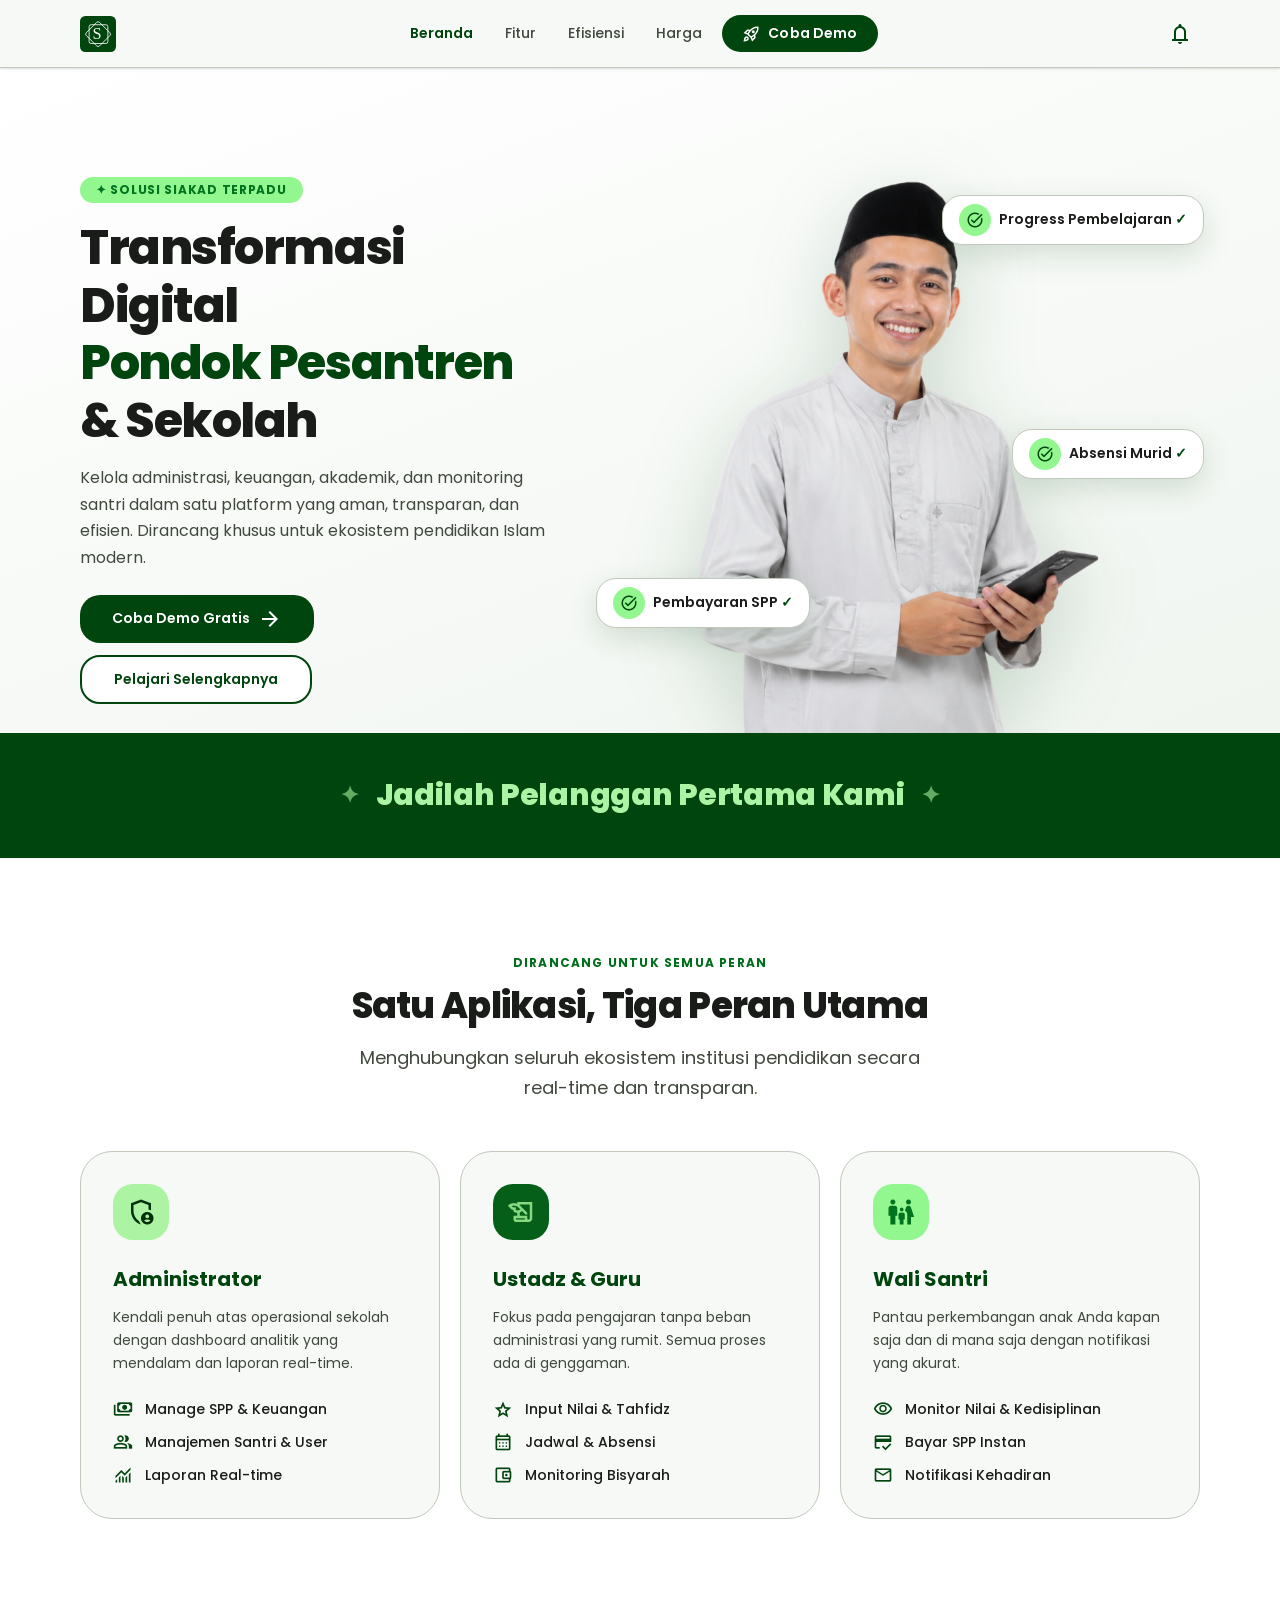
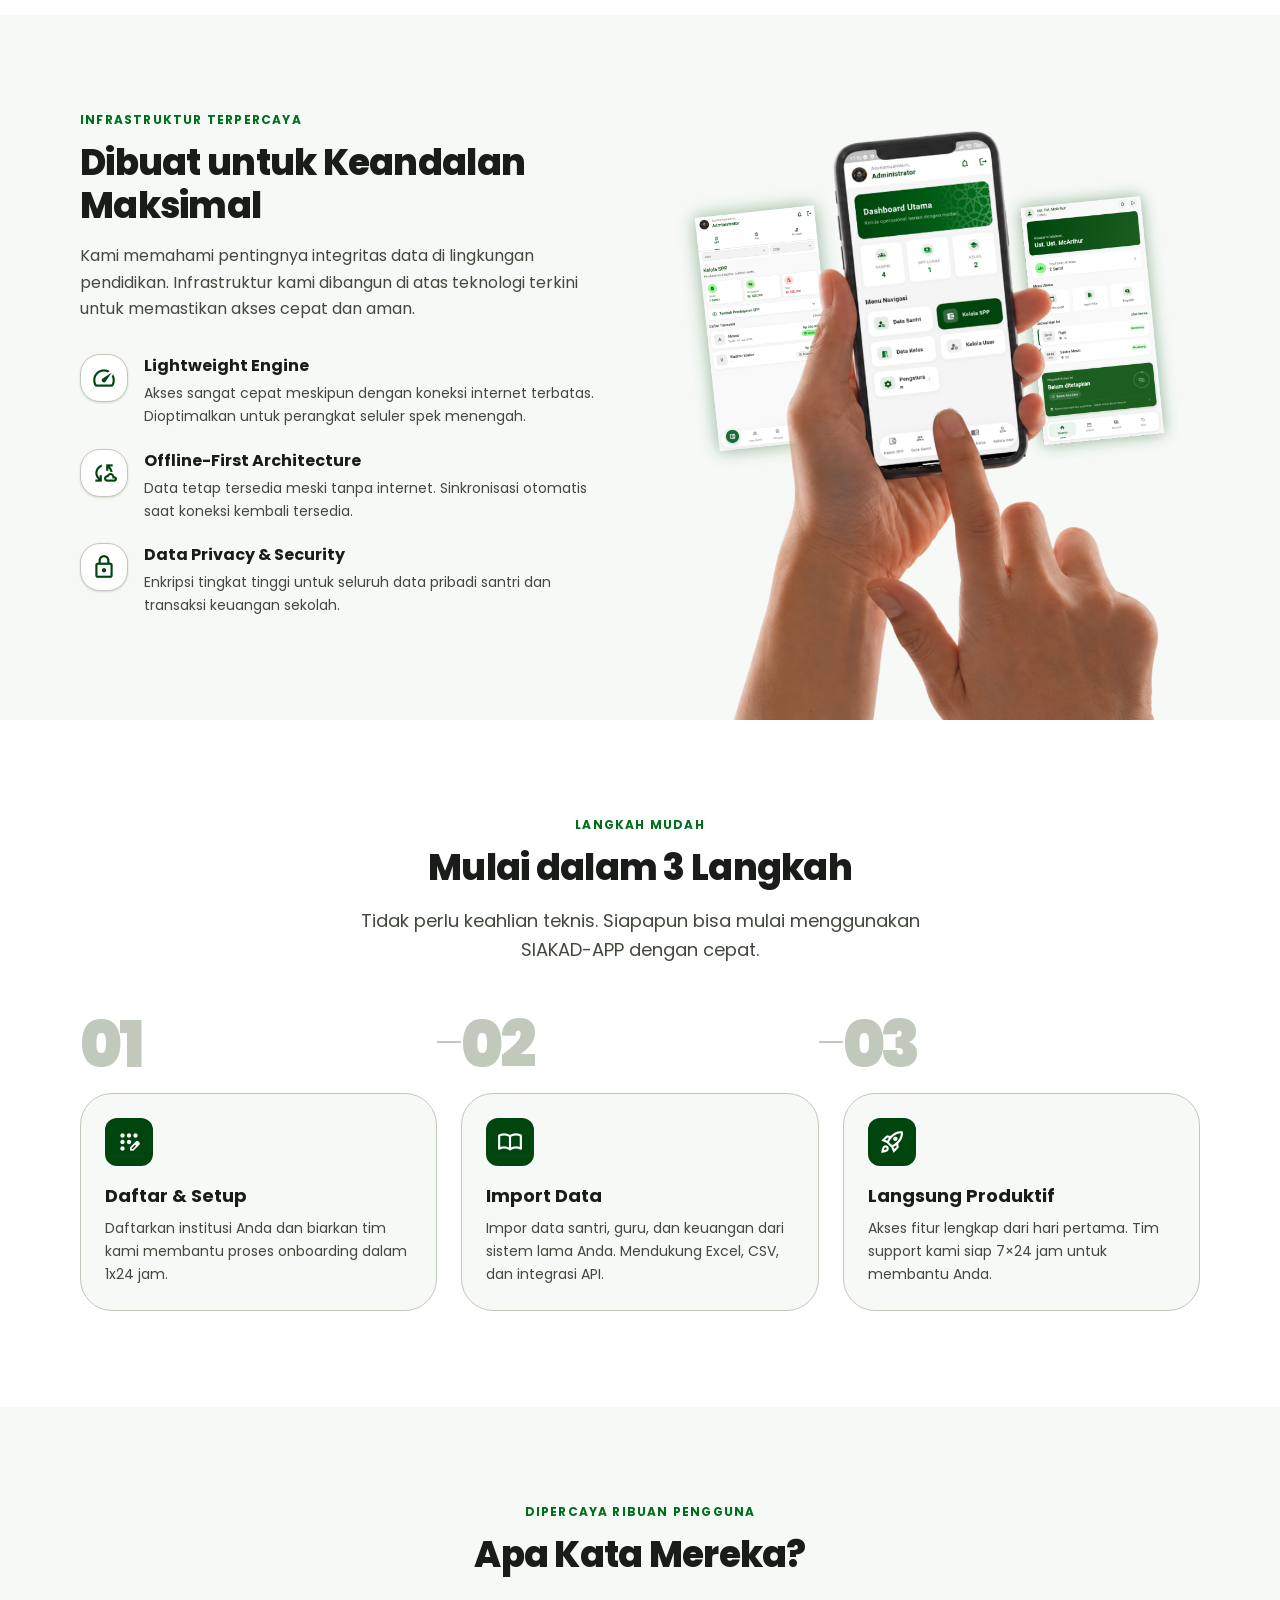
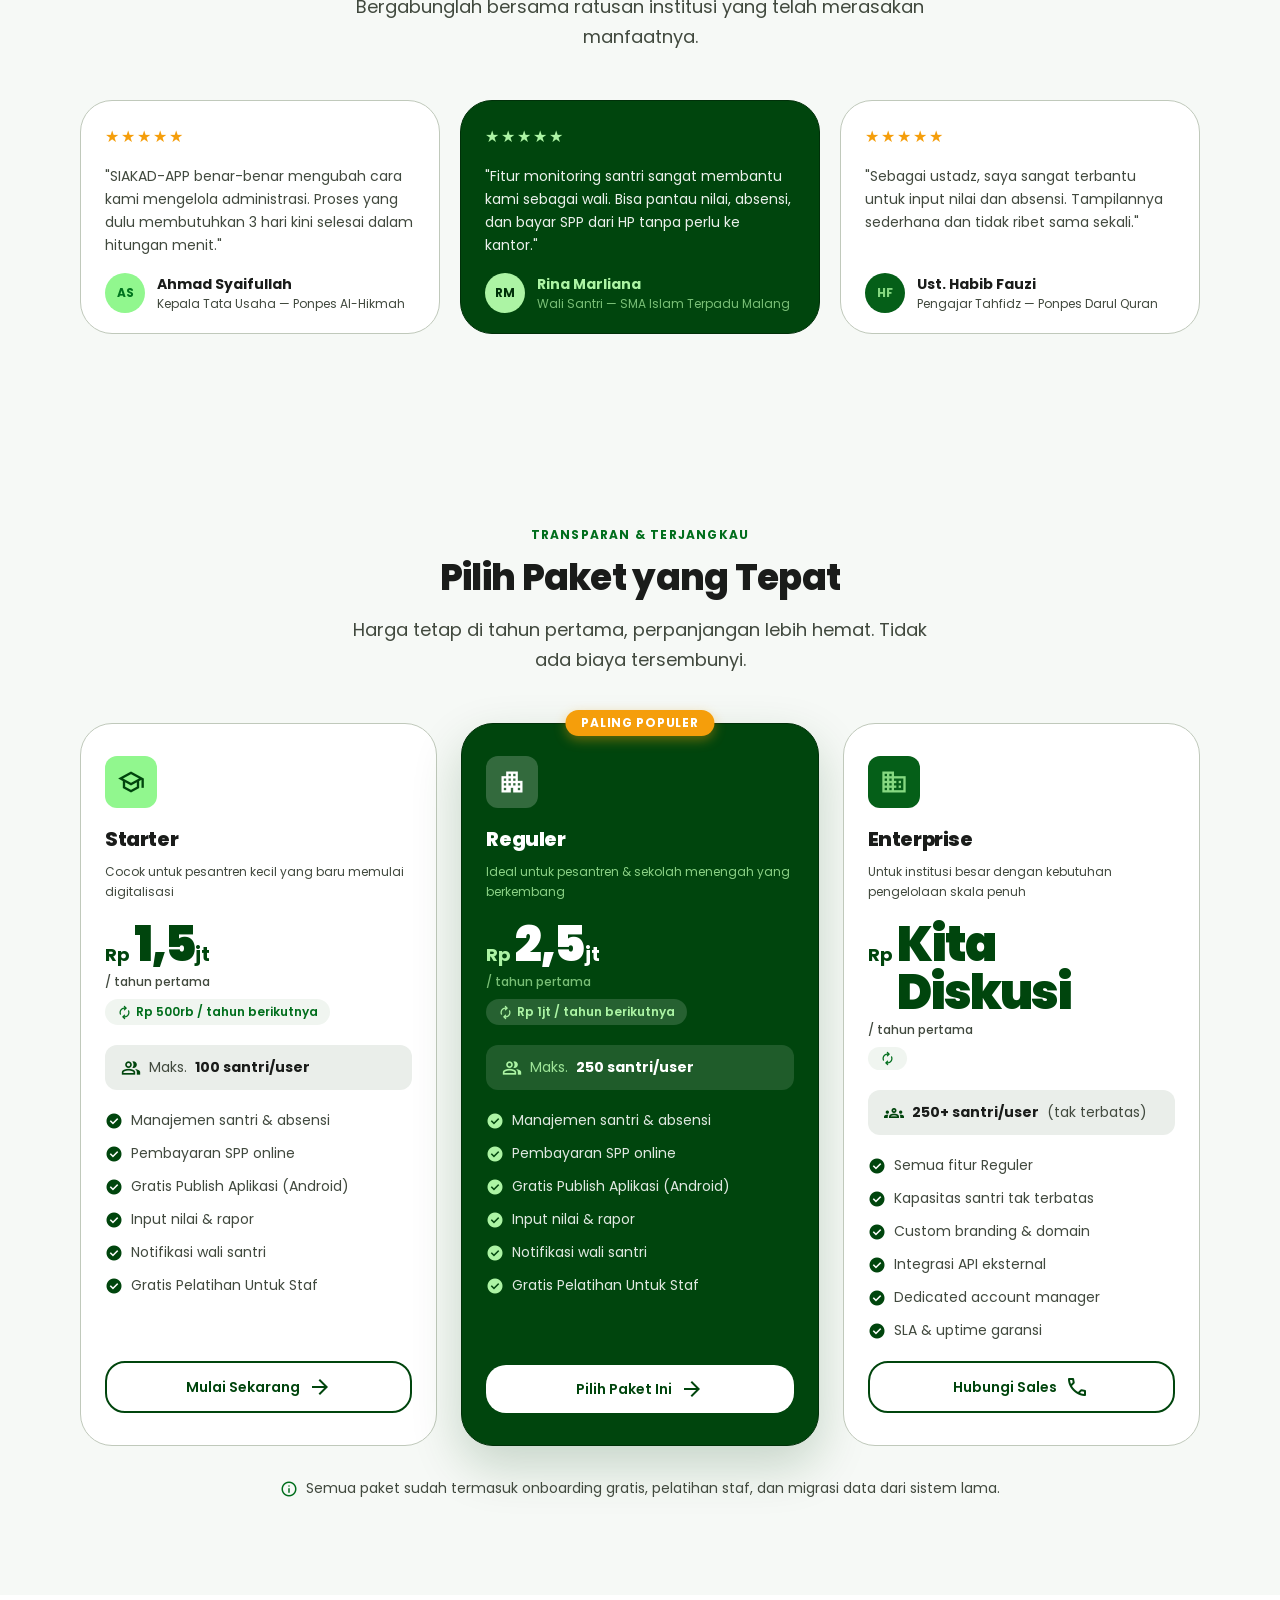
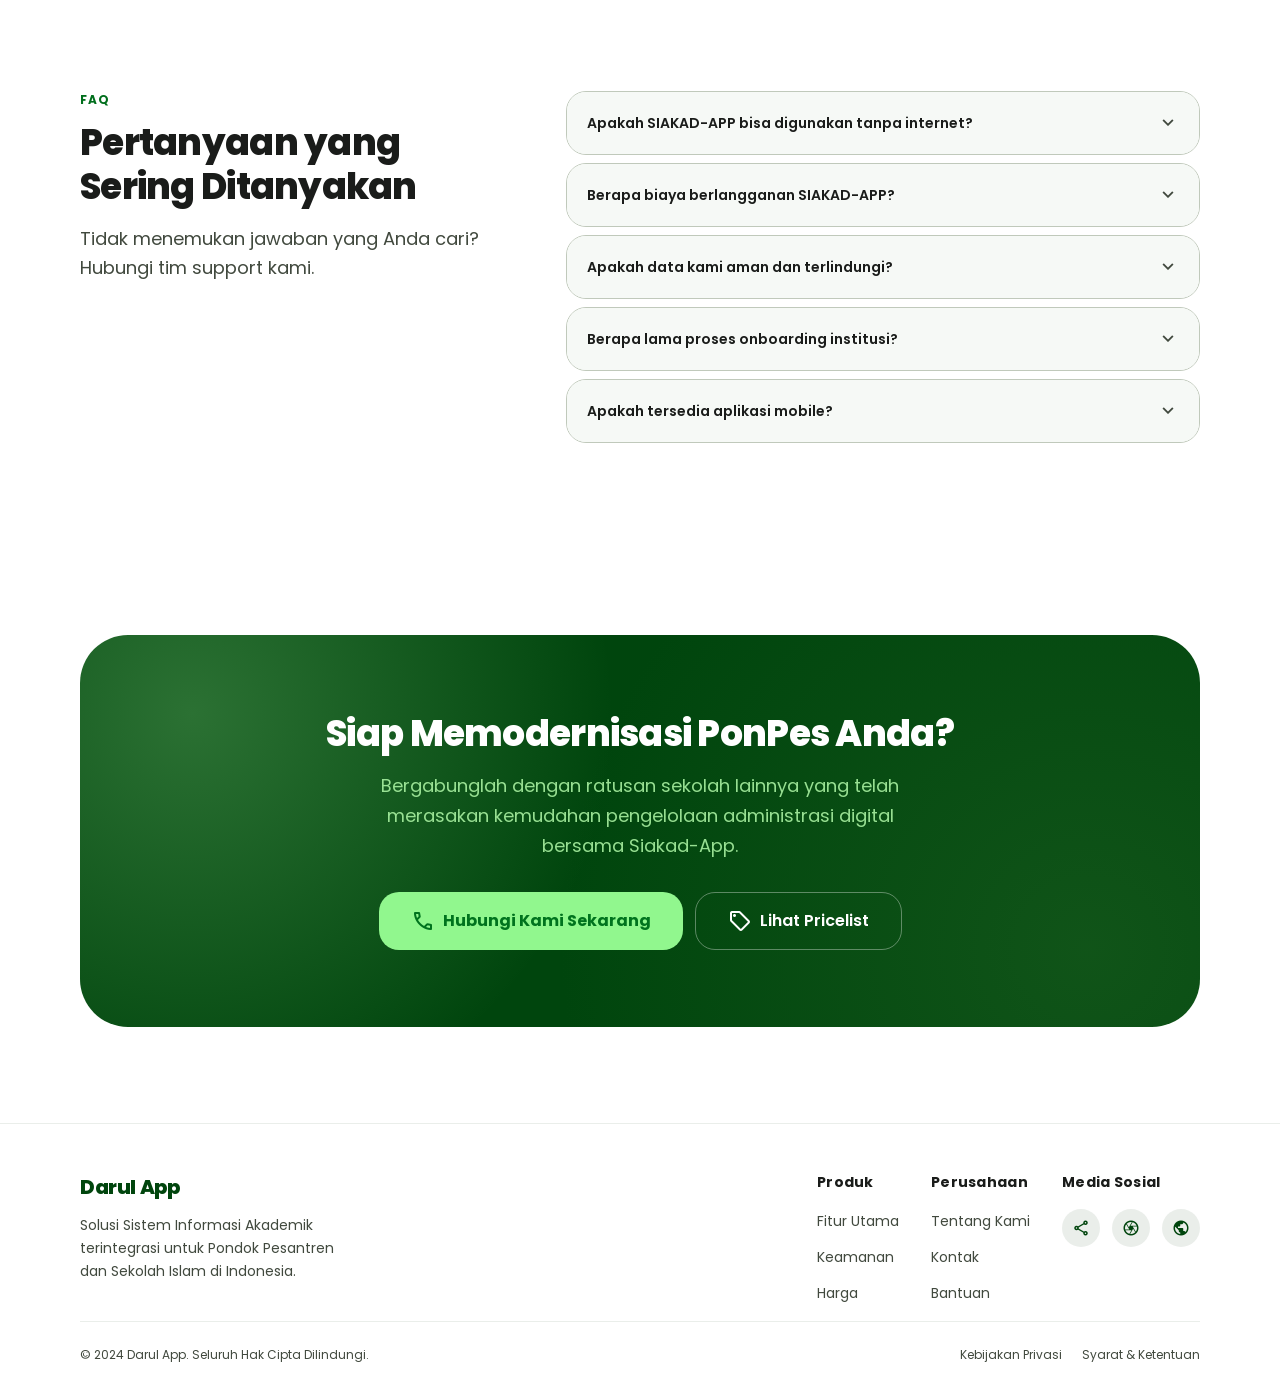
<file: index.html>
<!DOCTYPE html>
<html lang="id">
<head>
<meta charset="utf-8">
<meta name="viewport" content="width=device-width, initial-scale=1.0">
<title>SIAKAD-APP — Transformasi Digital Pondok Pesantren</title>
<link href="https://fonts.googleapis.com/css2?family=Poppins:wght@300;400;500;600;700;800;900&display=swap" rel="stylesheet">
<link href="https://fonts.googleapis.com/css2?family=Material+Symbols+Outlined:wght,FILL@100..700,0..1&display=swap" rel="stylesheet">
<link rel="stylesheet" href="style.css">
<link rel="icon" type="image/svg+xml" href="assets/logo-siakad.svg">
</head>
<body>

<!-- =========================================
     HEADER
     ========================================= -->
<header class="header">
  <div class="container header__inner">

    <a href="#" class="header__logo">
      <img src="assets/logo-siakad.svg" alt="SIAKAD-APP Logo" class="header__logo-img">
    </a>

    <nav class="header__nav" aria-label="Navigasi Utama">
      <a href="#"         class="nav-link nav-link--active">Beranda</a>
      <a href="#features" class="nav-link">Fitur</a>
      <a href="#efficiency" class="nav-link">Efisiensi</a>
      <a href="#pricing" class="nav-link">Harga</a>
      <a href="#" class="btn-demo">
        <span class="material-symbols-outlined" style="font-size:18px">rocket_launch</span>
        Coba Demo
      </a>
    </nav>

    <div class="header__actions">
      <button class="icon-btn" aria-label="Notifikasi">
        <span class="material-symbols-outlined">notifications</span>
      </button>
      <button class="icon-btn hamburger" id="menuToggle" aria-label="Buka menu" aria-expanded="false">
        <span class="material-symbols-outlined" id="menuIcon">menu</span>
      </button>
    </div>

  </div>
</header>

<!-- Mobile Menu -->
<nav class="mobile-menu" id="mobileMenu" aria-label="Menu Mobile">
  <a href="#"          class="nav-link nav-link--active">Beranda</a>
  <a href="#features"  class="nav-link">Fitur</a>
  <a href="#efficiency" class="nav-link">Efisiensi</a>
  <a href="#pricing" class="nav-link">Harga</a>
  <a href="#" class="btn-demo">
    <span class="material-symbols-outlined">rocket_launch</span>
    Coba Demo Gratis
  </a>
</nav>

<main>

<!-- =========================================
     HERO
     ========================================= -->
<section class="hero">
  <div class="container hero__inner">

    <div class="hero__content">
      <span class="badge">✦ Solusi SIAKAD Terpadu</span>

      <h1 class="hero__title">
        Transformasi Digital<br>
        <em>Pondok Pesantren</em><br>
        &amp; Sekolah
      </h1>

      <p class="hero__desc">
        Kelola administrasi, keuangan, akademik, dan monitoring santri dalam satu platform yang aman, transparan, dan efisien. Dirancang khusus untuk ekosistem pendidikan Islam modern.
      </p>

      <div class="hero__cta">
        <a href="https://github.com/rynonymous02/siakad-app/releases/download/siakad/app-release.apk" class="btn-primary">
          Coba Demo Gratis
          <span class="material-symbols-outlined">arrow_forward</span>
        </a>
        <a href="#features" class="btn-outline">
          Pelajari Selengkapnya
        </a>
      </div>
    </div>

    <div class="hero__visual">
      <div class="hero__model-wrap">
        <img
          src="assets/model01.webp"
          alt="Santri menggunakan SIAKAD-APP"
          class="hero__model"
          loading="eager"
        >

        <div class="hero__badge hero__badge--1">
          <div class="hero__badge-icon">
            <span class="material-symbols-outlined" style="font-size:18px;color:var(--clr-primary)">task_alt</span>
          </div>
          <span class="hero__badge-text">Progress Pembelajaran <span class="hero__badge-check">✓</span></span>
        </div>

        <div class="hero__badge hero__badge--2">
          <div class="hero__badge-icon">
            <span class="material-symbols-outlined" style="font-size:18px;color:var(--clr-primary)">task_alt</span>
          </div>
          <span class="hero__badge-text">Absensi Murid <span class="hero__badge-check">✓</span></span>
        </div>

        <div class="hero__badge hero__badge--3">
          <div class="hero__badge-icon">
            <span class="material-symbols-outlined" style="font-size:18px;color:var(--clr-primary)">task_alt</span>
          </div>
          <span class="hero__badge-text">Pembayaran SPP <span class="hero__badge-check">✓</span></span>
        </div>
      </div>
    </div>

  </div>
</section>

<!-- =========================================
     STATS BAR
     ========================================= -->
<section class="statsbar">
  <div class="container">
    <div class="statsbar__inner statsbar__inner--single">
      <div class="statsbar__cta-text reveal">
        <span class="statsbar__cta-icon">✦</span>
        <span class="statsbar__cta-label">Jadilah Pelanggan Pertama Kami</span>
        <span class="statsbar__cta-icon">✦</span>
      </div>
    </div>
  </div>
</section>

<!-- =========================================
     FEATURES
     ========================================= -->
<section class="features" id="features">
  <div class="container">

    <div class="section-header reveal">
      <p class="section-eyebrow">Dirancang untuk Semua Peran</p>
      <h2 class="section-title">Satu Aplikasi, Tiga Peran Utama</h2>
      <p class="section-desc">Menghubungkan seluruh ekosistem institusi pendidikan secara real-time dan transparan.</p>
    </div>

    <div class="features__grid">

      <!-- Administrator -->
      <div class="feature-card reveal">
        <div class="feature-card__icon feature-card__icon--admin">
          <span class="material-symbols-outlined">admin_panel_settings</span>
        </div>
        <h3 class="feature-card__title">Administrator</h3>
        <p class="feature-card__desc">Kendali penuh atas operasional sekolah dengan dashboard analitik yang mendalam dan laporan real-time.</p>
        <ul class="feature-list">
          <li class="feature-list__item">
            <span class="material-symbols-outlined">payments</span>
            Manage SPP &amp; Keuangan
          </li>
          <li class="feature-list__item">
            <span class="material-symbols-outlined">group</span>
            Manajemen Santri &amp; User
          </li>
          <li class="feature-list__item">
            <span class="material-symbols-outlined">monitoring</span>
            Laporan Real-time
          </li>
        </ul>
      </div>

      <!-- Ustadz -->
      <div class="feature-card reveal reveal-delay-1">
        <div class="feature-card__icon feature-card__icon--ustadz">
          <span class="material-symbols-outlined">history_edu</span>
        </div>
        <h3 class="feature-card__title">Ustadz &amp; Guru</h3>
        <p class="feature-card__desc">Fokus pada pengajaran tanpa beban administrasi yang rumit. Semua proses ada di genggaman.</p>
        <ul class="feature-list">
          <li class="feature-list__item">
            <span class="material-symbols-outlined">grade</span>
            Input Nilai &amp; Tahfidz
          </li>
          <li class="feature-list__item">
            <span class="material-symbols-outlined">calendar_month</span>
            Jadwal &amp; Absensi
          </li>
          <li class="feature-list__item">
            <span class="material-symbols-outlined">account_balance_wallet</span>
            Monitoring Bisyarah
          </li>
        </ul>
      </div>

      <!-- Wali Santri -->
      <div class="feature-card reveal reveal-delay-2">
        <div class="feature-card__icon feature-card__icon--wali">
          <span class="material-symbols-outlined">family_restroom</span>
        </div>
        <h3 class="feature-card__title">Wali Santri</h3>
        <p class="feature-card__desc">Pantau perkembangan anak Anda kapan saja dan di mana saja dengan notifikasi yang akurat.</p>
        <ul class="feature-list">
          <li class="feature-list__item">
            <span class="material-symbols-outlined">visibility</span>
            Monitor Nilai &amp; Kedisiplinan
          </li>
          <li class="feature-list__item">
            <span class="material-symbols-outlined">credit_score</span>
            Bayar SPP Instan
          </li>
          <li class="feature-list__item">
            <span class="material-symbols-outlined">mail</span>
            Notifikasi Kehadiran
          </li>
        </ul>
      </div>

    </div>
  </div>
</section>

<!-- =========================================
     EFFICIENCY
     ========================================= -->
<section class="efficiency" id="efficiency">
  <div class="container">
    <div class="efficiency__inner">

      <!-- Left: text -->
      <div class="reveal">
        <p class="section-eyebrow" style="text-align:left">Infrastruktur Terpercaya</p>
        <h2 class="efficiency__title">Dibuat untuk Keandalan Maksimal</h2>
        <p class="efficiency__desc">Kami memahami pentingnya integritas data di lingkungan pendidikan. Infrastruktur kami dibangun di atas teknologi terkini untuk memastikan akses cepat dan aman.</p>

        <div class="efficiency__feats">
          <div class="efficiency__feat">
            <div class="efficiency__feat-icon">
              <span class="material-symbols-outlined">speed</span>
            </div>
            <div>
              <h4 class="efficiency__feat-title">Lightweight Engine</h4>
              <p class="efficiency__feat-desc">Akses sangat cepat meskipun dengan koneksi internet terbatas. Dioptimalkan untuk perangkat seluler spek menengah.</p>
            </div>
          </div>

          <div class="efficiency__feat">
            <div class="efficiency__feat-icon">
              <span class="material-symbols-outlined">cloud_sync</span>
            </div>
            <div>
              <h4 class="efficiency__feat-title">Offline-First Architecture</h4>
              <p class="efficiency__feat-desc">Data tetap tersedia meski tanpa internet. Sinkronisasi otomatis saat koneksi kembali tersedia.</p>
            </div>
          </div>

          <div class="efficiency__feat">
            <div class="efficiency__feat-icon">
              <span class="material-symbols-outlined">lock</span>
            </div>
            <div>
              <h4 class="efficiency__feat-title">Data Privacy &amp; Security</h4>
              <p class="efficiency__feat-desc">Enkripsi tingkat tinggi untuk seluruh data pribadi santri dan transaksi keuangan sekolah.</p>
            </div>
          </div>
        </div>
      </div>

      <!-- Right: model image -->
      <div class="efficiency__model-wrap reveal reveal-delay-1">
        <img
          src="assets/model02.webp"
          alt="Tampilan aplikasi SIAKAD-APP"
          class="efficiency__model-img"
          loading="lazy"
        >
      </div>

    </div>
  </div>
</section>

<!-- =========================================
     HOW IT WORKS
     ========================================= -->
<section class="howitworks">
  <div class="container">
    <div class="section-header reveal">
      <p class="section-eyebrow">Langkah Mudah</p>
      <h2 class="section-title">Mulai dalam 3 Langkah</h2>
      <p class="section-desc">Tidak perlu keahlian teknis. Siapapun bisa mulai menggunakan SIAKAD-APP dengan cepat.</p>
    </div>

    <div class="steps">
      <div class="step reveal">
        <div class="step__number">01</div>
        <div class="step__content">
          <div class="step__icon">
            <span class="material-symbols-outlined">app_registration</span>
          </div>
          <h3 class="step__title">Daftar &amp; Setup</h3>
          <p class="step__desc">Daftarkan institusi Anda dan biarkan tim kami membantu proses onboarding dalam 1x24 jam.</p>
        </div>
        <div class="step__connector" aria-hidden="true"></div>
      </div>

      <div class="step reveal reveal-delay-1">
        <div class="step__number">02</div>
        <div class="step__content">
          <div class="step__icon">
            <span class="material-symbols-outlined">import_contacts</span>
          </div>
          <h3 class="step__title">Import Data</h3>
          <p class="step__desc">Impor data santri, guru, dan keuangan dari sistem lama Anda. Mendukung Excel, CSV, dan integrasi API.</p>
        </div>
        <div class="step__connector" aria-hidden="true"></div>
      </div>

      <div class="step reveal reveal-delay-2">
        <div class="step__number">03</div>
        <div class="step__content">
          <div class="step__icon">
            <span class="material-symbols-outlined">rocket_launch</span>
          </div>
          <h3 class="step__title">Langsung Produktif</h3>
          <p class="step__desc">Akses fitur lengkap dari hari pertama. Tim support kami siap 7×24 jam untuk membantu Anda.</p>
        </div>
      </div>
    </div>
  </div>
</section>

<!-- =========================================
     TESTIMONIALS
     ========================================= -->
<section class="testimonials">
  <div class="container">
    <div class="section-header reveal">
      <p class="section-eyebrow">Dipercaya Ribuan Pengguna</p>
      <h2 class="section-title">Apa Kata Mereka?</h2>
      <p class="section-desc">Bergabunglah bersama ratusan institusi yang telah merasakan manfaatnya.</p>
    </div>

    <div class="testi-grid">
      <div class="testi-card reveal">
        <div class="testi-card__stars">★★★★★</div>
        <p class="testi-card__text">"SIAKAD-APP benar-benar mengubah cara kami mengelola administrasi. Proses yang dulu membutuhkan 3 hari kini selesai dalam hitungan menit."</p>
        <div class="testi-card__author">
          <div class="testi-card__avatar testi-card__avatar--1">AS</div>
          <div>
            <span class="testi-card__name">Ahmad Syaifullah</span>
            <span class="testi-card__role">Kepala Tata Usaha — Ponpes Al-Hikmah</span>
          </div>
        </div>
      </div>

      <div class="testi-card testi-card--featured reveal reveal-delay-1">
        <div class="testi-card__stars">★★★★★</div>
        <p class="testi-card__text">"Fitur monitoring santri sangat membantu kami sebagai wali. Bisa pantau nilai, absensi, dan bayar SPP dari HP tanpa perlu ke kantor."</p>
        <div class="testi-card__author">
          <div class="testi-card__avatar testi-card__avatar--2">RM</div>
          <div>
            <span class="testi-card__name">Rina Marliana</span>
            <span class="testi-card__role">Wali Santri — SMA Islam Terpadu Malang</span>
          </div>
        </div>
      </div>

      <div class="testi-card reveal reveal-delay-2">
        <div class="testi-card__stars">★★★★★</div>
        <p class="testi-card__text">"Sebagai ustadz, saya sangat terbantu untuk input nilai dan absensi. Tampilannya sederhana dan tidak ribet sama sekali."</p>
        <div class="testi-card__author">
          <div class="testi-card__avatar testi-card__avatar--3">HF</div>
          <div>
            <span class="testi-card__name">Ust. Habib Fauzi</span>
            <span class="testi-card__role">Pengajar Tahfidz — Ponpes Darul Quran</span>
          </div>
        </div>
      </div>
    </div>
  </div>
</section>

<!-- =========================================
     PRICING
     ========================================= -->
<section class="pricing" id="pricing">
  <div class="container">
    <div class="section-header reveal">
      <p class="section-eyebrow">Transparan &amp; Terjangkau</p>
      <h2 class="section-title">Pilih Paket yang Tepat</h2>
      <p class="section-desc">Harga tetap di tahun pertama, perpanjangan lebih hemat. Tidak ada biaya tersembunyi.</p>
    </div>

    <div class="pricing__grid">

      <!-- STARTER -->
      <div class="pricing-card reveal">
        <div class="pricing-card__header">
          <div class="pricing-card__icon">
            <span class="material-symbols-outlined">school</span>
          </div>
          <h3 class="pricing-card__name">Starter</h3>
          <p class="pricing-card__tagline">Cocok untuk pesantren kecil yang baru memulai digitalisasi</p>
        </div>
        <div class="pricing-card__price-block">
          <div class="pricing-card__price">
            <span class="pricing-card__currency">Rp</span>
            <span class="pricing-card__amount">1,5<span class="pricing-card__jt">jt</span></span>
          </div>
          <span class="pricing-card__period">/ tahun pertama</span>
          <div class="pricing-card__renewal">
            <span class="material-symbols-outlined" style="font-size:15px">autorenew</span>
            Rp 500rb / tahun berikutnya
          </div>
        </div>
        <div class="pricing-card__limit">
          <span class="material-symbols-outlined">group</span>
          Maks. <strong>100 santri/user</strong>
        </div>
        <ul class="pricing-card__features">
          <li><span class="material-symbols-outlined">check_circle</span>Manajemen santri &amp; absensi</li>
          <li><span class="material-symbols-outlined">check_circle</span>Pembayaran SPP online</li>
          <li><span class="material-symbols-outlined">check_circle</span>Gratis Publish Aplikasi (Android)</li>
          <li><span class="material-symbols-outlined">check_circle</span>Input nilai &amp; rapor</li>
          <li><span class="material-symbols-outlined">check_circle</span>Notifikasi wali santri</li>
          <li><span class="material-symbols-outlined">check_circle</span>Gratis Pelatihan Untuk Staf</li>
        </ul>
        <a href="#" class="pricing-card__cta pricing-card__cta--outline">
          Mulai Sekarang
          <span class="material-symbols-outlined">arrow_forward</span>
        </a>
      </div>

      <!-- REGULER (FEATURED) -->
      <div class="pricing-card pricing-card--featured reveal reveal-delay-1">
        <div class="pricing-card__badge">Paling Populer</div>
        <div class="pricing-card__header">
          <div class="pricing-card__icon pricing-card__icon--featured">
            <span class="material-symbols-outlined">apartment</span>
          </div>
          <h3 class="pricing-card__name">Reguler</h3>
          <p class="pricing-card__tagline">Ideal untuk pesantren &amp; sekolah menengah yang berkembang</p>
        </div>
        <div class="pricing-card__price-block">
          <div class="pricing-card__price">
            <span class="pricing-card__currency">Rp</span>
            <span class="pricing-card__amount">2,5<span class="pricing-card__jt">jt</span></span>
          </div>
          <span class="pricing-card__period">/ tahun pertama</span>
          <div class="pricing-card__renewal">
            <span class="material-symbols-outlined" style="font-size:15px">autorenew</span>
            Rp 1jt / tahun berikutnya
          </div>
        </div>
        <div class="pricing-card__limit">
          <span class="material-symbols-outlined">group</span>
          Maks. <strong>250 santri/user</strong>
        </div>
        <ul class="pricing-card__features">
          <li><span class="material-symbols-outlined">check_circle</span>Manajemen santri &amp; absensi</li>
          <li><span class="material-symbols-outlined">check_circle</span>Pembayaran SPP online</li>
          <li><span class="material-symbols-outlined">check_circle</span>Gratis Publish Aplikasi (Android)</li>
          <li><span class="material-symbols-outlined">check_circle</span>Input nilai &amp; rapor</li>
          <li><span class="material-symbols-outlined">check_circle</span>Notifikasi wali santri</li>
          <li><span class="material-symbols-outlined">check_circle</span>Gratis Pelatihan Untuk Staf</li>
        </ul>
        <a href="#" class="pricing-card__cta pricing-card__cta--primary">
          Pilih Paket Ini
          <span class="material-symbols-outlined">arrow_forward</span>
        </a>
      </div>

      <!-- ENTERPRISE -->
      <div class="pricing-card reveal reveal-delay-2">
        <div class="pricing-card__header">
          <div class="pricing-card__icon pricing-card__icon--enterprise">
            <span class="material-symbols-outlined">domain</span>
          </div>
          <h3 class="pricing-card__name">Enterprise</h3>
          <p class="pricing-card__tagline">Untuk institusi besar dengan kebutuhan pengelolaan skala penuh</p>
        </div>
        <div class="pricing-card__price-block">
          <div class="pricing-card__price">
            <span class="pricing-card__currency">Rp</span>
            <span class="pricing-card__amount">Kita Diskusi<span class="pricing-card__jt"></span></span>
          </div>
          <span class="pricing-card__period">/ tahun pertama</span>
          <div class="pricing-card__renewal">
            <span class="material-symbols-outlined" style="font-size:15px">autorenew</span>
            
          </div>
        </div>
        <div class="pricing-card__limit">
          <span class="material-symbols-outlined">groups</span>
          <strong>250+ santri/user</strong> (tak terbatas)
        </div>
        <ul class="pricing-card__features">
          <li><span class="material-symbols-outlined">check_circle</span>Semua fitur Reguler</li>
          <li><span class="material-symbols-outlined">check_circle</span>Kapasitas santri tak terbatas</li>
          <li><span class="material-symbols-outlined">check_circle</span>Custom branding &amp; domain</li>
          <li><span class="material-symbols-outlined">check_circle</span>Integrasi API eksternal</li>
          <li><span class="material-symbols-outlined">check_circle</span>Dedicated account manager</li>
          <li><span class="material-symbols-outlined">check_circle</span>SLA &amp; uptime garansi</li>
        </ul>
        <a href="#" class="pricing-card__cta pricing-card__cta--outline">
          Hubungi Sales
          <span class="material-symbols-outlined">call</span>
        </a>
      </div>

    </div>

    <p class="pricing__note reveal">
      <span class="material-symbols-outlined" style="font-size:18px;vertical-align:middle">info</span>
      Semua paket sudah termasuk onboarding gratis, pelatihan staf, dan migrasi data dari sistem lama.
    </p>
  </div>
</section>

<!-- =========================================
     FAQ
     ========================================= -->
<section class="faq">
  <div class="container">
    <div class="faq__inner">
      <div class="faq__header reveal">
        <p class="section-eyebrow" style="text-align:left">FAQ</p>
        <h2 class="section-title" style="text-align:left">Pertanyaan yang<br>Sering Ditanyakan</h2>
        <p class="section-desc" style="text-align:left;margin:0">Tidak menemukan jawaban yang Anda cari? Hubungi tim support kami.</p>
      </div>

      <div class="faq__list reveal reveal-delay-1">
        <div class="faq__item">
          <button class="faq__q" aria-expanded="false">
            <span>Apakah SIAKAD-APP bisa digunakan tanpa internet?</span>
            <span class="material-symbols-outlined faq__icon">expand_more</span>
          </button>
          <div class="faq__a">
            <p>Ya! SIAKAD-APP menggunakan arsitektur Offline-First. Data tetap bisa diakses dan diinput meskipun tanpa koneksi internet. Sinkronisasi otomatis akan terjadi saat koneksi kembali.</p>
          </div>
        </div>

        <div class="faq__item">
          <button class="faq__q" aria-expanded="false">
            <span>Berapa biaya berlangganan SIAKAD-APP?</span>
            <span class="material-symbols-outlined faq__icon">expand_more</span>
          </button>
          <div class="faq__a">
            <p>Kami menawarkan beberapa paket sesuai kebutuhan institusi, mulai dari paket Starter hingga Enterprise. Hubungi tim sales kami untuk mendapatkan penawaran terbaik sesuai skala institusi Anda.</p>
          </div>
        </div>

        <div class="faq__item">
          <button class="faq__q" aria-expanded="false">
            <span>Apakah data kami aman dan terlindungi?</span>
            <span class="material-symbols-outlined faq__icon">expand_more</span>
          </button>
          <div class="faq__a">
            <p>Keamanan adalah prioritas utama kami. Seluruh data dienkripsi dengan standar 256-bit AES, disimpan di server berstandar ISO 27001, dan backup otomatis dilakukan setiap hari.</p>
          </div>
        </div>

        <div class="faq__item">
          <button class="faq__q" aria-expanded="false">
            <span>Berapa lama proses onboarding institusi?</span>
            <span class="material-symbols-outlined faq__icon">expand_more</span>
          </button>
          <div class="faq__a">
            <p>Proses setup awal membutuhkan waktu 1–3 hari kerja. Tim kami akan membantu migrasi data dari sistem lama dan memberikan pelatihan gratis kepada seluruh staf administrasi Anda.</p>
          </div>
        </div>

        <div class="faq__item">
          <button class="faq__q" aria-expanded="false">
            <span>Apakah tersedia aplikasi mobile?</span>
            <span class="material-symbols-outlined faq__icon">expand_more</span>
          </button>
          <div class="faq__a">
            <p>Ya, SIAKAD-APP tersedia untuk Android dan iOS. Wali santri, guru, dan admin dapat mengakses fitur lengkap melalui aplikasi mobile yang responsif dan ringan.</p>
          </div>
        </div>
      </div>
    </div>
  </div>
</section>

<!-- =========================================
     CTA
     ========================================= -->
<section class="cta">
  <div class="container">
    <div class="cta__card reveal">
      <h2 class="cta__title">Siap Memodernisasi PonPes Anda?</h2>
      <p class="cta__desc">Bergabunglah dengan ratusan sekolah lainnya yang telah merasakan kemudahan pengelolaan administrasi digital bersama Siakad-App.</p>
      <div class="cta__actions">
        <a href="#" class="btn-cta-primary">
          <span class="material-symbols-outlined">call</span>
          Hubungi Kami Sekarang
        </a>
        <a href="#" class="btn-cta-ghost">
          <span class="material-symbols-outlined">sell</span>
          Lihat Pricelist
        </a>
      </div>
    </div>
  </div>
</section>

</main>

<!-- =========================================
     FOOTER
     ========================================= -->
<footer class="footer">
  <div class="container">

    <div class="footer__inner">
      <div class="footer__brand">
        <p class="footer__brand-name">Darul App</p>
        <p class="footer__brand-desc">Solusi Sistem Informasi Akademik terintegrasi untuk Pondok Pesantren dan Sekolah Islam di Indonesia.</p>
      </div>

      <div class="footer__links">
        <div>
          <h5 class="footer__col-title">Produk</h5>
          <ul class="footer__link-list">
            <li><a href="#">Fitur Utama</a></li>
            <li><a href="#">Keamanan</a></li>
            <li><a href="#">Harga</a></li>
          </ul>
        </div>
        <div>
          <h5 class="footer__col-title">Perusahaan</h5>
          <ul class="footer__link-list">
            <li><a href="#">Tentang Kami</a></li>
            <li><a href="#">Kontak</a></li>
            <li><a href="#">Bantuan</a></li>
          </ul>
        </div>
        <div>
          <h5 class="footer__col-title">Media Sosial</h5>
          <div class="footer__social">
            <a href="#" class="social-icon" aria-label="Share">
              <span class="material-symbols-outlined">share</span>
            </a>
            <a href="#" class="social-icon" aria-label="Camera">
              <span class="material-symbols-outlined">camera</span>
            </a>
            <a href="#" class="social-icon" aria-label="Website">
              <span class="material-symbols-outlined">public</span>
            </a>
          </div>
        </div>
      </div>
    </div>

    <div class="footer__bottom">
      <p class="footer__copy">© 2024 Darul App. Seluruh Hak Cipta Dilindungi.</p>
      <div class="footer__legal">
        <a href="#">Kebijakan Privasi</a>
        <a href="#">Syarat &amp; Ketentuan</a>
      </div>
    </div>

  </div>
</footer>



<script src="script.js"></script>
<script>
 
</script>

</body>
</html>
</file>
<file: style.css>
/* =========================================
   CSS CUSTOM PROPERTIES (ROOT VARIABLES)
   ========================================= */
:root {
  /* Brand Colors */
  --clr-primary:           #00450d;
  --clr-primary-dark:      #003009;
  --clr-primary-light:     #1b5e20;
  --clr-primary-fixed:     #acf4a4;
  --clr-primary-fixed-dim: #91d78a;

  --clr-secondary:         #006e1c;
  --clr-secondary-container: #91f78e;
  --clr-on-secondary:      #ffffff;
  --clr-on-secondary-container: #00731e;

  --clr-tertiary:          #00450d;
  --clr-tertiary-container:#055f18;
  --clr-on-tertiary:       #ffffff;
  --clr-on-tertiary-container: #86d881;

  /* Surface Colors */
  --clr-background:        #f6f9f6;
  --clr-surface:           #f6f9f6;
  --clr-surface-bright:    #ffffff;
  --clr-surface-dim:       #dadada;
  --clr-surface-variant:   #e2ece2;
  --clr-surface-container-lowest: #ffffff;
  --clr-surface-container-low:    #f0f5f0;
  --clr-surface-container:        #eaeeea;
  --clr-surface-container-high:   #e4e9e4;
  --clr-surface-container-highest:#dde3dd;

  /* On Colors */
  --clr-on-background:     #1a1c1a;
  --clr-on-surface:        #1a1c1a;
  --clr-on-surface-variant:#41493e;
  --clr-on-primary:        #ffffff;
  --clr-on-primary-container: #90d689;
  --clr-inverse-surface:   #2f3131;
  --clr-inverse-on-surface:#f1f1f1;
  --clr-inverse-primary:   #91d78a;

  /* Utility */
  --clr-outline:           #717a6d;
  --clr-outline-variant:   #c0c9bb;
  --clr-error:             #ba1a1a;
  --clr-error-container:   #ffdad6;
  --clr-on-error:          #ffffff;
  --clr-on-error-container:#93000a;

  /* ---- Typography ---- */
  --font-base: 'Poppins', sans-serif;

  --text-xs:   0.75rem;   /* 12px */
  --text-sm:   0.875rem;  /* 14px */
  --text-base: 1rem;      /* 16px */
  --text-lg:   1.125rem;  /* 18px */
  --text-xl:   1.25rem;   /* 20px */
  --text-2xl:  1.5rem;    /* 24px */
  --text-3xl:  1.875rem;  /* 30px */
  --text-4xl:  2.25rem;   /* 36px */
  --text-5xl:  3rem;      /* 48px */

  --lh-tight:  1.2;
  --lh-snug:   1.35;
  --lh-normal: 1.5;
  --lh-relaxed:1.65;

  /* ---- Spacing ---- */
  --sp-1: 4px;
  --sp-2: 8px;
  --sp-3: 12px;
  --sp-4: 16px;
  --sp-5: 20px;
  --sp-6: 24px;
  --sp-8: 32px;
  --sp-10:40px;
  --sp-12:48px;
  --sp-16:64px;
  --sp-20:80px;
  --sp-24:96px;

  /* ---- Border Radius ---- */
  --radius-sm:  6px;
  --radius-md:  12px;
  --radius-lg:  20px;
  --radius-xl:  32px;
  --radius-2xl: 48px;
  --radius-full:9999px;

  /* ---- Shadows ---- */
  --shadow-sm:  0 1px 3px rgba(0,0,0,.08),0 1px 2px rgba(0,0,0,.06);
  --shadow-md:  0 4px 12px rgba(0,69,13,.10);
  --shadow-lg:  0 10px 30px rgba(0,69,13,.15);
  --shadow-xl:  0 20px 50px rgba(0,69,13,.20);

  /* ---- Transitions ---- */
  --ease-out: cubic-bezier(0.16,1,0.3,1);
  --ease-in-out: cubic-bezier(0.4,0,0.2,1);
  --duration-fast: 150ms;
  --duration-base: 250ms;
  --duration-slow: 400ms;

  /* ---- Layout ---- */
  --container-max: 1200px;
  --container-pad: clamp(var(--sp-5), 5vw, var(--sp-10));
  --nav-height: 68px;
}

/* =========================================
   RESET & BASE
   ========================================= */
*, *::before, *::after { box-sizing: border-box; margin: 0; padding: 0; }
html { scroll-behavior: smooth; font-size: 16px; }

body {
  font-family: var(--font-base);
  background-color: var(--clr-background);
  color: var(--clr-on-surface);
  line-height: var(--lh-normal);
  -webkit-font-smoothing: antialiased;
  overflow-x: hidden;
}

img { display: block; max-width: 100%; height: auto; }
a  { text-decoration: none; color: inherit; }
ul { list-style: none; }
button { font-family: var(--font-base); cursor: pointer; border: none; background: none; }

.material-symbols-outlined {
  font-variation-settings: 'FILL' 0,'wght' 400,'GRAD' 0,'opsz' 24;
  display: inline-block;
  line-height: 1;
  vertical-align: middle;
  flex-shrink: 0;
}

/* =========================================
   UTILITY CLASSES
   ========================================= */
.container {
  width: 100%;
  max-width: var(--container-max);
  margin-inline: auto;
  padding-inline: var(--container-pad);
}

.visually-hidden {
  position: absolute;
  width: 1px; height: 1px;
  overflow: hidden;
  clip: rect(0,0,0,0);
  white-space: nowrap;
}

/* =========================================
   HEADER / NAVIGATION
   ========================================= */
.header {
  position: sticky;
  top: 0;
  z-index: 100;
  height: var(--nav-height);
  background: rgba(246,249,246,.92);
  backdrop-filter: blur(16px);
  -webkit-backdrop-filter: blur(16px);
  border-bottom: 1px solid var(--clr-outline-variant);
  box-shadow: var(--shadow-sm);
}

.header__inner {
  height: 100%;
  display: flex;
  align-items: center;
  justify-content: space-between;
  gap: var(--sp-4);
}

.header__logo {
  font-size: var(--text-xl);
  font-weight: 800;
  color: var(--clr-primary);
  letter-spacing: -0.03em;
  white-space: nowrap;
  display: flex;
  align-items: center;
}
.header__logo span {
  color: var(--clr-secondary);
}
.header__logo-img {
  height: 36px;
  width: auto;
  display: block;
}

.header__nav {
  display: flex;
  align-items: center;
  gap: var(--sp-2);
}

.nav-link {
  font-size: var(--text-sm);
  font-weight: 500;
  color: var(--clr-on-surface-variant);
  padding: var(--sp-2) var(--sp-3);
  border-radius: var(--radius-md);
  transition: background var(--duration-fast) var(--ease-in-out),
              color var(--duration-fast) var(--ease-in-out);
}
.nav-link:hover { background: var(--clr-surface-container-low); color: var(--clr-primary); }
.nav-link--active { color: var(--clr-primary); font-weight: 600; }

.btn-demo {
  display: inline-flex;
  align-items: center;
  gap: var(--sp-2);
  padding: var(--sp-2) var(--sp-5);
  background: var(--clr-primary);
  color: var(--clr-on-primary);
  border-radius: var(--radius-full);
  font-size: var(--text-sm);
  font-weight: 600;
  letter-spacing: 0.01em;
  transition: box-shadow var(--duration-base) var(--ease-out),
              transform var(--duration-fast) var(--ease-out);
}
.btn-demo:hover  { box-shadow: var(--shadow-lg); transform: translateY(-1px); }
.btn-demo:active { transform: scale(0.97); }

.header__actions {
  display: flex;
  align-items: center;
  gap: var(--sp-3);
}

.icon-btn {
  display: flex;
  align-items: center;
  justify-content: center;
  width: 40px; height: 40px;
  border-radius: var(--radius-full);
  color: var(--clr-primary);
  transition: background var(--duration-fast);
}
.icon-btn:hover { background: var(--clr-surface-container-low); }

.hamburger {
  display: none;
  color: var(--clr-on-surface-variant);
}

/* =========================================
   MOBILE MENU
   ========================================= */
.mobile-menu {
  display: none;
  position: fixed;
  inset: var(--nav-height) 0 0 0;
  background: var(--clr-surface-bright);
  z-index: 99;
  flex-direction: column;
  padding: var(--sp-6) var(--container-pad);
  gap: var(--sp-2);
  border-top: 1px solid var(--clr-outline-variant);
  transform: translateY(-8px);
  opacity: 0;
  pointer-events: none;
  transition: opacity var(--duration-base) var(--ease-out),
              transform var(--duration-base) var(--ease-out);
}
.mobile-menu.open {
  display: flex;
  opacity: 1;
  transform: translateY(0);
  pointer-events: all;
}
.mobile-menu .nav-link {
  font-size: var(--text-base);
  padding: var(--sp-3) var(--sp-4);
}
.mobile-menu .btn-demo {
  width: 100%;
  justify-content: center;
  padding: var(--sp-3) var(--sp-5);
  font-size: var(--text-base);
  margin-top: var(--sp-2);
  border-radius: var(--radius-lg);
}

/* =========================================
   HERO SECTION (Modifikasi padding & alignment)
   ========================================= */
.hero {
  position: relative;
  /* Ubah padding-bottom menjadi 0 agar container membungkus model hingga mentok ke bawah */
  padding-block: var(--sp-20) 0px; 
  overflow: clip;
  background: linear-gradient(160deg, var(--clr-surface-bright) 0%, var(--clr-surface-container-low) 100%);
}

.hero__inner {
  display: flex;
  flex-direction: column;
  align-items: center;
  gap: var(--sp-12);
  position: relative;
  z-index: 1;
}
@media (min-width: 768px) {
  .hero__inner { 
    flex-direction: row; 
    align-items: center; /* Mengubah dari flex-end ke center agar teks kiri terpusat vertikal */
  }
}

/* =========================================
   HERO MODEL (Sistem Variabel Fleksibel)
   ========================================= */
.hero__model-wrap {
  position: relative;
  width: var(--model-width);
  margin-inline: var(--model-margin-inline);
  display: flex;
  justify-content: center;
  align-items: flex-end; 
  
  /* Tambahkan ini agar gambar modelnya saja yang tetap mengunci ke dasar bawah section */
  align-self: flex-end; 
}

.hero__model {
  width: 100%;
  max-height: var(--model-max-height);
  object-fit: contain;
  /* Jika diubah-ubah ukurannya, bagian bawah gambar tetap mengunci ke dasar */
  object-position: bottom center; 
  display: block;
  filter: drop-shadow(0 20px 40px rgba(0,69,13,.18));
  transition: filter var(--duration-slow) var(--ease-out);
}
.hero__model-wrap:hover .hero__model {
  filter: drop-shadow(0 28px 50px rgba(0,69,13,.26));
}

/* =========================================
   RESPONSIVE OVERRIDES (Menjaga Fleksibilitas)
   ========================================= */
@media (max-width: 900px) {
  .hero__model-wrap { 
    --model-margin-inline: 20px; 
  }
  .hero__badge--1 { right: -28px; }
  .hero__badge--2 { right: -28px; }
  .hero__badge--3 { left: -28px; }
}

@media (max-width: 767px) {
  .hero {
    padding-bottom: 0;
  }
  .hero__inner {
    align-items: flex-end;
    gap: var(--sp-8);
  }
  .hero__model-wrap { 
    --model-margin-inline: 0px; 
    --model-width: clamp(300px, 85vw, 460px);
    align-items: flex-end;
    align-self: flex-end;
  }
  .hero__badge {
    font-size: var(--text-xs);
    padding: var(--sp-1) var(--sp-3);
    white-space: nowrap;
  }
  /* Badge kanan atas — di atas bahu, tidak tutupi muka */
  .hero__badge--1 { right: -4px; top: 4%; }
  /* Badge kanan bawah — area perut/tangan */
  .hero__badge--2 { right: -4px; bottom: 28%; top: auto; }
  /* Badge kiri bawah — area bawah */
  .hero__badge--3 { left: -4px; bottom: 10%; }
}
@media (min-width: 768px) { .hero__cta { justify-content: flex-start; } }

.btn-primary {
  display: inline-flex;
  align-items: center;
  gap: var(--sp-2);
  padding: var(--sp-3) var(--sp-8);
  background: var(--clr-primary);
  color: var(--clr-on-primary);
  border-radius: var(--radius-lg);
  font-size: var(--text-sm);
  font-weight: 600;
  transition: box-shadow var(--duration-base) var(--ease-out),
              transform var(--duration-fast) var(--ease-out);
}
.btn-primary:hover  { box-shadow: var(--shadow-xl); transform: translateY(-2px); }
.btn-primary:active { transform: scale(0.97); }

.btn-outline {
  display: inline-flex;
  align-items: center;
  gap: var(--sp-2);
  padding: var(--sp-3) var(--sp-8);
  background: var(--clr-surface-bright);
  color: var(--clr-primary);
  border: 2px solid var(--clr-primary);
  border-radius: var(--radius-lg);
  font-size: var(--text-sm);
  font-weight: 600;
  transition: background var(--duration-base), transform var(--duration-fast);
}
.btn-outline:hover  { background: var(--clr-surface-container-low); }
.btn-outline:active { transform: scale(0.97); }

/* Hero visual */
.hero__visual {
  flex: 1;
  display: flex;
  justify-content: center;
  align-items: flex-start;
  position: relative;
  /* allow overflow so badges aren't clipped */
  overflow: visible;
}

.hero__phone-wrap {
  position: relative;
  width: clamp(240px, 40vw, 360px);
}

.hero__phone {
  width: 100%;
  border-radius: var(--radius-xl);
  border: 8px solid var(--clr-surface-bright);
  box-shadow: var(--shadow-xl);
  transform: rotate(3deg);
  transition: transform var(--duration-slow) var(--ease-out);
}
.hero__phone-wrap:hover .hero__phone { transform: rotate(0deg); }

.hero__float-badge {
  position: absolute;
  bottom: -20px;
  left: -30px;
  background: var(--clr-surface-bright);
  border: 1px solid var(--clr-surface-container);
  border-radius: var(--radius-lg);
  padding: var(--sp-3) var(--sp-4);
  display: flex;
  align-items: center;
  gap: var(--sp-3);
  box-shadow: var(--shadow-lg);
  animation: float 3s ease-in-out infinite;
  white-space: nowrap;
}
@keyframes float {
  0%,100% { transform: translateY(0); }
  50%      { transform: translateY(-8px); }
}

.float-badge__icon {
  width: 36px; height: 36px;
  border-radius: var(--radius-full);
  background: var(--clr-secondary-container);
  color: var(--clr-on-secondary-container);
  display: flex;
  align-items: center;
  justify-content: center;
  flex-shrink: 0;
}

.float-badge__label {
  font-size: var(--text-sm);
  font-weight: 600;
  color: var(--clr-on-surface);
  display: block;
}
.float-badge__sub {
  font-size: var(--text-xs);
  color: var(--clr-on-surface-variant);
  display: block;
}

/* =========================================
   SECTION HEADERS
   ========================================= */
.section-header {
  text-align: center;
  margin-bottom: var(--sp-12);
}

.section-eyebrow {
  font-size: var(--text-xs);
  font-weight: 700;
  letter-spacing: 0.1em;
  text-transform: uppercase;
  color: var(--clr-secondary);
  margin-bottom: var(--sp-3);
}

.section-title {
  font-size: clamp(var(--text-2xl), 4vw, var(--text-4xl));
  font-weight: 800;
  line-height: var(--lh-tight);
  letter-spacing: -0.02em;
  color: var(--clr-on-surface);
  margin-bottom: var(--sp-4);
}

.section-desc {
  font-size: clamp(var(--text-base), 2vw, var(--text-lg));
  color: var(--clr-on-surface-variant);
  max-width: 600px;
  margin-inline: auto;
  line-height: var(--lh-relaxed);
}

/* =========================================
   FEATURES SECTION
   ========================================= */
.features {
  padding-block: var(--sp-24);
  background: var(--clr-surface-bright);
}

.features__grid {
  display: grid;
  grid-template-columns: repeat(auto-fit, minmax(280px, 1fr));
  gap: var(--sp-5);
}

.feature-card {
  background: var(--clr-background);
  border: 1px solid var(--clr-outline-variant);
  border-radius: var(--radius-xl);
  padding: var(--sp-8);
  transition: box-shadow var(--duration-base) var(--ease-out),
              transform var(--duration-base) var(--ease-out),
              border-color var(--duration-base);
  position: relative;
  overflow: hidden;
}
.feature-card::before {
  content: '';
  position: absolute;
  inset: 0;
  background: linear-gradient(135deg, var(--clr-primary-fixed)08 0%, transparent 60%);
  opacity: 0;
  transition: opacity var(--duration-base);
}
.feature-card:hover { box-shadow: var(--shadow-xl); transform: translateY(-4px); border-color: var(--clr-primary-fixed-dim); }
.feature-card:hover::before { opacity: 1; }

.feature-card__icon {
  width: 56px; height: 56px;
  border-radius: var(--radius-lg);
  display: flex;
  align-items: center;
  justify-content: center;
  margin-bottom: var(--sp-6);
  transition: transform var(--duration-base) var(--ease-out);
}
.feature-card:hover .feature-card__icon { transform: scale(1.1); }

.feature-card__icon--admin    { background: var(--clr-primary-fixed);       color: var(--clr-primary-dark); }
.feature-card__icon--ustadz   { background: var(--clr-tertiary-container);  color: var(--clr-on-tertiary-container); }
.feature-card__icon--wali     { background: var(--clr-secondary-container); color: var(--clr-on-secondary-container); }

.feature-card__icon .material-symbols-outlined { font-size: 30px; }

.feature-card__title {
  font-size: var(--text-xl);
  font-weight: 700;
  color: var(--clr-primary);
  margin-bottom: var(--sp-3);
}

.feature-card__desc {
  font-size: var(--text-sm);
  color: var(--clr-on-surface-variant);
  line-height: var(--lh-relaxed);
  margin-bottom: var(--sp-6);
}

.feature-list {
  display: flex;
  flex-direction: column;
  gap: var(--sp-3);
}

.feature-list__item {
  display: flex;
  align-items: center;
  gap: var(--sp-3);
  font-size: var(--text-sm);
  font-weight: 500;
  color: var(--clr-on-surface);
}
.feature-list__item .material-symbols-outlined {
  font-size: 20px;
  color: var(--clr-primary);
  flex-shrink: 0;
}

/* =========================================
   EFFICIENCY SECTION
   ========================================= */
.efficiency {
  padding-block: var(--sp-24);
  background: var(--clr-background);
}

.efficiency__inner {
  display: grid;
  grid-template-columns: 1fr;
  gap: var(--sp-16);
  align-items: center;
}
@media (min-width: 768px) {
  .efficiency__inner { grid-template-columns: 1fr 1fr; }
}

.efficiency__title {
  font-size: clamp(var(--text-2xl), 4vw, var(--text-4xl));
  font-weight: 800;
  line-height: var(--lh-tight);
  letter-spacing: -0.02em;
  color: var(--clr-on-surface);
  margin-bottom: var(--sp-4);
}

.efficiency__desc {
  font-size: var(--text-base);
  color: var(--clr-on-surface-variant);
  line-height: var(--lh-relaxed);
  margin-bottom: var(--sp-8);
}

.efficiency__feats {
  display: flex;
  flex-direction: column;
  gap: var(--sp-5);
}

.efficiency__feat {
  display: flex;
  gap: var(--sp-4);
  align-items: flex-start;
}

.efficiency__feat-icon {
  flex-shrink: 0;
  width: 48px; height: 48px;
  background: var(--clr-surface-bright);
  border: 1px solid var(--clr-outline-variant);
  border-radius: var(--radius-lg);
  display: flex;
  align-items: center;
  justify-content: center;
  color: var(--clr-primary);
  box-shadow: var(--shadow-sm);
}
.efficiency__feat-icon .material-symbols-outlined { font-size: 26px; }

.efficiency__feat-title {
  font-size: var(--text-base);
  font-weight: 700;
  color: var(--clr-on-surface);
  margin-bottom: var(--sp-1);
}
.efficiency__feat-desc {
  font-size: var(--text-sm);
  color: var(--clr-on-surface-variant);
  line-height: var(--lh-relaxed);
}

/* Efficiency model image */
.efficiency__model-wrap {
  display: flex;
  align-items: flex-end;
  justify-content: center;
  align-self: stretch;
  overflow: hidden;
}

.efficiency__model-img {
  width: 100%;
  height: 100%;
  object-fit: cover;
  object-position: top center;
  display: block;
  border-radius: var(--radius-xl);
}

@media (min-width: 768px) {
  .efficiency {
    padding-bottom: 0;
  }
  .efficiency__inner {
    align-items: stretch;
  }
  .efficiency__model-wrap {
    margin-bottom: 0;
    overflow: hidden;
  }
  .efficiency__model-img {
    border-radius: var(--radius-xl) var(--radius-xl) 0 0;
    max-height: 620px;
    object-position: top center;
  }
}

/* =========================================
   CTA SECTION
   ========================================= */
.cta {
  padding-block: var(--sp-24);
  background: var(--clr-surface-bright);
}

.cta__card {
  background-color: var(--clr-primary);
  background-image:
    radial-gradient(circle at 10% 20%, rgba(172,244,164,.25) 0%, transparent 40%),
    radial-gradient(circle at 90% 80%, rgba(27,94,32,.6) 0%, transparent 50%),
    url("https://www.transparenttextures.com/patterns/islamic-art.png");
  border-radius: var(--radius-2xl);
  padding: clamp(var(--sp-10), 6vw, var(--sp-20));
  text-align: center;
  position: relative;
  overflow: hidden;
}

.cta__title {
  font-size: clamp(var(--text-2xl), 4vw, var(--text-4xl));
  font-weight: 800;
  line-height: var(--lh-tight);
  letter-spacing: -0.02em;
  color: var(--clr-on-primary);
  margin-bottom: var(--sp-4);
}

.cta__desc {
  font-size: clamp(var(--text-base), 2vw, var(--text-lg));
  color: var(--clr-primary-fixed);
  max-width: 560px;
  margin-inline: auto;
  margin-bottom: var(--sp-8);
  opacity: .88;
  line-height: var(--lh-relaxed);
}

.cta__actions {
  display: flex;
  flex-wrap: wrap;
  gap: var(--sp-3);
  justify-content: center;
}

.btn-cta-primary {
  display: inline-flex;
  align-items: center;
  gap: var(--sp-2);
  padding: var(--sp-4) var(--sp-8);
  background: var(--clr-secondary-container);
  color: var(--clr-on-secondary-container);
  border-radius: var(--radius-lg);
  font-size: var(--text-base);
  font-weight: 700;
  transition: box-shadow var(--duration-base) var(--ease-out),
              transform var(--duration-fast);
}
.btn-cta-primary:hover  { box-shadow: 0 10px 40px rgba(0,0,0,.3); transform: translateY(-2px); }
.btn-cta-primary:active { transform: scale(0.97); }

.btn-cta-ghost {
  display: inline-flex;
  align-items: center;
  gap: var(--sp-2);
  padding: var(--sp-4) var(--sp-8);
  background: transparent;
  color: var(--clr-on-primary);
  border: 1.5px solid rgba(255,255,255,.35);
  border-radius: var(--radius-lg);
  font-size: var(--text-base);
  font-weight: 600;
  transition: background var(--duration-base), transform var(--duration-fast);
}
.btn-cta-ghost:hover  { background: rgba(255,255,255,.1); }
.btn-cta-ghost:active { transform: scale(0.97); }

/* =========================================
   FOOTER
   ========================================= */
.footer {
  background: var(--clr-surface-container-lowest);
  border-top: 1px solid var(--clr-surface-container);
  padding-block: var(--sp-12) var(--sp-8);
}

.footer__inner {
  display: flex;
  flex-direction: column;
  gap: var(--sp-8);
}
@media (min-width: 768px) {
  .footer__inner { flex-direction: row; justify-content: space-between; align-items: flex-start; }
}

.footer__brand { max-width: 280px; }
.footer__brand-name {
  font-size: var(--text-xl);
  font-weight: 800;
  color: var(--clr-primary);
  margin-bottom: var(--sp-3);
  letter-spacing: -0.02em;
}
.footer__brand-desc {
  font-size: var(--text-sm);
  color: var(--clr-on-surface-variant);
  line-height: var(--lh-relaxed);
}

.footer__links {
  display: grid;
  grid-template-columns: repeat(auto-fit, minmax(120px, 1fr));
  gap: var(--sp-8);
}
@media (min-width: 480px) {
  .footer__links { grid-template-columns: repeat(3, auto); }
}

.footer__col-title {
  font-size: var(--text-sm);
  font-weight: 700;
  color: var(--clr-on-surface);
  margin-bottom: var(--sp-4);
  letter-spacing: 0.02em;
}

.footer__link-list {
  display: flex;
  flex-direction: column;
  gap: var(--sp-3);
}
.footer__link-list a {
  font-size: var(--text-sm);
  color: var(--clr-on-surface-variant);
  transition: color var(--duration-fast);
}
.footer__link-list a:hover { color: var(--clr-primary); }

.footer__social {
  display: flex;
  gap: var(--sp-3);
  margin-top: var(--sp-1);
}
.social-icon {
  width: 38px; height: 38px;
  border-radius: var(--radius-full);
  background: var(--clr-surface-container);
  display: flex;
  align-items: center;
  justify-content: center;
  color: var(--clr-primary);
  font-size: 18px;
  transition: background var(--duration-base), color var(--duration-base), transform var(--duration-fast);
}
.social-icon:hover { background: var(--clr-primary); color: var(--clr-on-primary); transform: translateY(-2px); }
.social-icon .material-symbols-outlined { font-size: 18px; }

.footer__bottom {
  border-top: 1px solid var(--clr-surface-container);
  padding-top: var(--sp-6);
  margin-top: var(--sp-4);
  display: flex;
  flex-direction: column;
  gap: var(--sp-3);
  align-items: center;
}
@media (min-width: 640px) {
  .footer__bottom { flex-direction: row; justify-content: space-between; }
}

.footer__copy {
  font-size: var(--text-xs);
  color: var(--clr-on-surface-variant);
}

.footer__legal {
  display: flex;
  gap: var(--sp-5);
}
.footer__legal a {
  font-size: var(--text-xs);
  color: var(--clr-on-surface-variant);
  transition: color var(--duration-fast);
}
.footer__legal a:hover { color: var(--clr-primary); }

/* =========================================
   BOTTOM NAV (Mobile)
   ========================================= */
/* bottom-nav removed */

/* =========================================
   STATS BAR
   ========================================= */
.statsbar {
  background: var(--clr-primary);
  padding-block: var(--sp-8);
}

.statsbar__inner {
  display: flex;
  flex-wrap: wrap;
  justify-content: center;
  align-items: center;
  gap: var(--sp-6);
}

.statsbar__item {
  display: flex;
  flex-direction: column;
  align-items: center;
  gap: var(--sp-1);
  text-align: center;
  min-width: 120px;
}

.statsbar__value {
  font-size: clamp(var(--text-xl), 3vw, var(--text-3xl));
  font-weight: 800;
  color: var(--clr-primary-fixed);
  line-height: 1;
  letter-spacing: -0.03em;
}

.statsbar__label {
  font-size: var(--text-xs);
  font-weight: 500;
  color: rgba(172,244,164,.7);
  letter-spacing: 0.04em;
  text-transform: uppercase;
}

.statsbar__divider {
  width: 1px;
  height: 40px;
  background: rgba(255,255,255,.2);
  flex-shrink: 0;
}

.statsbar__inner--single {
  justify-content: center;
  padding-block: var(--sp-2);
}

.statsbar__cta-text {
  display: flex;
  align-items: center;
  gap: var(--sp-4);
  font-size: clamp(var(--text-lg), 3vw, var(--text-3xl));
  font-weight: 800;
  color: var(--clr-primary-fixed);
  letter-spacing: 0.01em;
  text-align: center;
}

.statsbar__cta-icon {
  color: var(--clr-primary-fixed-dim);
  opacity: 0.7;
  font-size: 0.75em;
}

.statsbar__cta-label {
  letter-spacing: -0.01em;
}

@media (max-width: 500px) {
  .statsbar__divider { display: none; }
  .statsbar__inner { gap: var(--sp-5); }
  .statsbar__item { min-width: 80px; }
}

/* =========================================
   HOW IT WORKS
   ========================================= */
.howitworks {
  padding-block: var(--sp-24);
  background: var(--clr-surface-bright);
}

.steps {
  display: grid;
  grid-template-columns: 1fr;
  gap: var(--sp-5);
  position: relative;
}
@media (min-width: 640px) {
  .steps { grid-template-columns: repeat(3, 1fr); gap: var(--sp-6); }
}

.step {
  position: relative;
  display: flex;
  flex-direction: column;
  gap: var(--sp-4);
}

.step__number {
  font-size: 4rem;
  font-weight: 900;
  line-height: 1;
  color: var(--clr-outline-variant);
  letter-spacing: -0.05em;
  user-select: none;
}

.step__content {
  background: var(--clr-background);
  border: 1px solid var(--clr-outline-variant);
  border-radius: var(--radius-xl);
  padding: var(--sp-6);
  flex: 1;
  transition: box-shadow var(--duration-base) var(--ease-out),
              transform var(--duration-base) var(--ease-out);
}
.step__content:hover { box-shadow: var(--shadow-lg); transform: translateY(-4px); }

.step__icon {
  width: 48px; height: 48px;
  background: var(--clr-primary);
  color: var(--clr-on-primary);
  border-radius: var(--radius-md);
  display: flex;
  align-items: center;
  justify-content: center;
  margin-bottom: var(--sp-4);
}
.step__icon .material-symbols-outlined { font-size: 26px; }

.step__title {
  font-size: var(--text-lg);
  font-weight: 700;
  color: var(--clr-on-surface);
  margin-bottom: var(--sp-2);
}

.step__desc {
  font-size: var(--text-sm);
  color: var(--clr-on-surface-variant);
  line-height: var(--lh-relaxed);
}

.step__connector {
  display: none;
}
@media (min-width: 640px) {
  .step:not(:last-child) .step__connector {
    display: block;
    position: absolute;
    top: 28px;
    right: calc(-1 * var(--sp-6) / 2 - 12px);
    width: 24px; height: 2px;
    background: var(--clr-outline-variant);
  }
}

/* =========================================
   TESTIMONIALS
   ========================================= */
.testimonials {
  padding-block: var(--sp-24);
  background: var(--clr-background);
}

.testi-grid {
  display: grid;
  grid-template-columns: 1fr;
  gap: var(--sp-5);
}
@media (min-width: 640px) {
  .testi-grid { grid-template-columns: repeat(2, 1fr); }
}
@media (min-width: 900px) {
  .testi-grid { grid-template-columns: repeat(3, 1fr); }
}

.testi-card {
  background: var(--clr-surface-bright);
  border: 1px solid var(--clr-outline-variant);
  border-radius: var(--radius-xl);
  padding: var(--sp-6) var(--sp-6) var(--sp-5);
  display: flex;
  flex-direction: column;
  gap: var(--sp-4);
  transition: box-shadow var(--duration-base) var(--ease-out),
              transform var(--duration-base) var(--ease-out);
}
.testi-card:hover { box-shadow: var(--shadow-xl); transform: translateY(-4px); }

.testi-card--featured {
  background: var(--clr-primary);
  border-color: var(--clr-primary-dark);
}
.testi-card--featured .testi-card__stars { color: var(--clr-primary-fixed); }
.testi-card--featured .testi-card__text  { color: rgba(255,255,255,.92); }
.testi-card--featured .testi-card__name  { color: var(--clr-primary-fixed); }
.testi-card--featured .testi-card__role  { color: rgba(172,244,164,.7); }

.testi-card__stars {
  font-size: var(--text-base);
  color: #f59e0b;
  letter-spacing: 2px;
}

.testi-card__text {
  font-size: var(--text-sm);
  color: var(--clr-on-surface-variant);
  line-height: var(--lh-relaxed);
  flex: 1;
}

.testi-card__author {
  display: flex;
  align-items: center;
  gap: var(--sp-3);
}

.testi-card__avatar {
  width: 40px; height: 40px;
  border-radius: var(--radius-full);
  display: flex;
  align-items: center;
  justify-content: center;
  font-size: var(--text-xs);
  font-weight: 700;
  flex-shrink: 0;
}
.testi-card__avatar--1 { background: var(--clr-secondary-container); color: var(--clr-on-secondary-container); }
.testi-card__avatar--2 { background: var(--clr-primary-fixed); color: var(--clr-primary-dark); }
.testi-card__avatar--3 { background: var(--clr-tertiary-container); color: var(--clr-on-tertiary-container); }

.testi-card__name {
  display: block;
  font-size: var(--text-sm);
  font-weight: 700;
  color: var(--clr-on-surface);
}
.testi-card__role {
  display: block;
  font-size: var(--text-xs);
  color: var(--clr-on-surface-variant);
}

/* =========================================
   FAQ
   ========================================= */
.faq {
  padding-block: var(--sp-24);
  background: var(--clr-surface-bright);
}

.faq__inner {
  display: grid;
  grid-template-columns: 1fr;
  gap: var(--sp-12);
  align-items: start;
}
@media (min-width: 768px) {
  .faq__inner { grid-template-columns: 1fr 1.5fr; gap: var(--sp-16); }
}

.faq__list {
  display: flex;
  flex-direction: column;
  gap: var(--sp-2);
}

.faq__item {
  border: 1px solid var(--clr-outline-variant);
  border-radius: var(--radius-lg);
  overflow: hidden;
  transition: border-color var(--duration-base);
}
.faq__item.open { border-color: var(--clr-primary-fixed-dim); }

.faq__q {
  width: 100%;
  display: flex;
  justify-content: space-between;
  align-items: center;
  gap: var(--sp-4);
  padding: var(--sp-5) var(--sp-5);
  background: var(--clr-background);
  text-align: left;
  font-size: var(--text-sm);
  font-weight: 600;
  color: var(--clr-on-surface);
  cursor: pointer;
  transition: background var(--duration-fast), color var(--duration-fast);
}
.faq__q:hover { background: var(--clr-surface-container-low); }
.faq__item.open .faq__q { background: var(--clr-surface-container-low); color: var(--clr-primary); }

.faq__icon {
  flex-shrink: 0;
  font-size: 22px;
  color: var(--clr-on-surface-variant);
  transition: transform var(--duration-base) var(--ease-out);
}
.faq__item.open .faq__icon { transform: rotate(180deg); color: var(--clr-primary); }

.faq__a {
  max-height: 0;
  overflow: hidden;
  transition: max-height var(--duration-slow) var(--ease-out);
}
.faq__item.open .faq__a { max-height: 200px; }

.faq__a p {
  padding: 0 var(--sp-5) var(--sp-5);
  font-size: var(--text-sm);
  color: var(--clr-on-surface-variant);
  line-height: var(--lh-relaxed);
}

/* =========================================
   SCROLL REVEAL ANIMATIONS
   ========================================= */
.reveal {
  opacity: 0;
  transform: translateY(30px);
  transition: opacity 0.6s var(--ease-out), transform 0.6s var(--ease-out);
}
.reveal.visible {
  opacity: 1;
  transform: translateY(0);
}
.reveal-delay-1 { transition-delay: 0.1s; }
.reveal-delay-2 { transition-delay: 0.2s; }
.reveal-delay-3 { transition-delay: 0.3s; }

/* =========================================
   RESPONSIVE ADJUSTMENTS
   ========================================= */
@media (max-width: 767px) {
  .header__nav { display: none; }
  .hamburger  { display: flex; }
}

@media (max-width: 480px) {
  .btn-primary, .btn-outline {
    width: 100%;
    justify-content: center;
  }
  .hero__cta { flex-direction: column; }
}
/* =========================================
   HERO MODEL (replaces phone-wrap)
   ========================================= */
.hero__model-wrap {
  position: relative;
  width: clamp(300px, 44vw, 520px);
  /* give extra horizontal room so badges don't get clipped */
  margin-inline: 40px;
  display: flex;
  justify-content: center;
  align-items: flex-start;
}

.hero__model {
  width: 100%;
  /* let the image grow tall enough to show full body */
  max-height: clamp(480px, 65vh, 680px);
  object-fit: contain;
  /* top-align so head is never cropped */
  object-position: top center;
  display: block;
  filter: drop-shadow(0 20px 40px rgba(0,69,13,.18));
  transition: filter var(--duration-slow) var(--ease-out);
}
.hero__model-wrap:hover .hero__model {
  filter: drop-shadow(0 28px 50px rgba(0,69,13,.26));
}

/* Floating feature badges
   — badge-1: top-right (above shoulder, clear of face)
   — badge-2: mid-right (chest area)
   — badge-3: bottom-left (waist area)
*/
.hero__badge {
  position: absolute;
  background: var(--clr-surface-bright);
  border: 1px solid var(--clr-outline-variant);
  border-radius: var(--radius-lg);
  padding: var(--sp-2) var(--sp-4);
  display: flex;
  align-items: center;
  gap: var(--sp-2);
  box-shadow: var(--shadow-lg);
  white-space: nowrap;
  animation: float 3s ease-in-out infinite;
  z-index: 2;
}
/* Top-right, above shoulder → clear of face */
.hero__badge--1 { top: 8%;  right: -44px; animation-delay: 0s; }
/* Mid-right, chest level */
.hero__badge--2 { top: 48%; right: -44px; animation-delay: 0.9s; }
/* Lower-left, waist/hand area */
.hero__badge--3 { bottom: 18%; left: -44px; animation-delay: 1.7s; }

.hero__badge-icon {
  width: 32px; height: 32px;
  background: var(--clr-secondary-container);
  border-radius: var(--radius-full);
  display: flex;
  align-items: center;
  justify-content: center;
  flex-shrink: 0;
}

.hero__badge-text {
  font-size: var(--text-sm);
  font-weight: 600;
  color: var(--clr-on-surface);
}

.hero__badge-check {
  color: var(--clr-primary);
  font-weight: 700;
}

@media (max-width: 900px) {
  .hero__model-wrap { margin-inline: 20px; }
  .hero__badge--1 { right: -28px; }
  .hero__badge--2 { right: -28px; }
  .hero__badge--3 { left: -28px; }
}

@media (max-width: 767px) {
  .hero__model-wrap { margin-inline: 0px; }
  .hero__badge {
    font-size: var(--text-xs);
    padding: var(--sp-1) var(--sp-3);
  }
  .hero__badge--1 { right: -4px; top: 4%; }
  .hero__badge--2 { right: -4px; bottom: 28%; top: auto; }
  .hero__badge--3 { left: -4px; bottom: 10%; }
}

/* =========================================
   PRICING SECTION
   ========================================= */
.pricing {
  padding-block: var(--sp-24);
  background: var(--clr-background);
}

.pricing__grid {
  display: grid;
  grid-template-columns: 1fr;
  gap: var(--sp-6);
  align-items: start;
}

@media (min-width: 640px) {
  .pricing__grid { grid-template-columns: repeat(2, 1fr); }
}

@media (min-width: 960px) {
  .pricing__grid {
    grid-template-columns: repeat(3, 1fr);
    align-items: stretch;
  }
}

.pricing-card {
  position: relative;
  background: var(--clr-surface-bright);
  border: 1px solid var(--clr-outline-variant);
  border-radius: var(--radius-xl);
  padding: var(--sp-8) var(--sp-6);
  display: flex;
  flex-direction: column;
  gap: var(--sp-5);
  transition: box-shadow var(--duration-base) var(--ease-out),
              transform var(--duration-base) var(--ease-out);
}
.pricing-card:hover {
  box-shadow: var(--shadow-xl);
  transform: translateY(-6px);
}

.pricing-card--featured {
  background: var(--clr-primary);
  border-color: var(--clr-primary-dark);
  transform: translateY(-8px);
  box-shadow: var(--shadow-xl);
}
.pricing-card--featured:hover {
  transform: translateY(-14px);
  box-shadow: 0 30px 60px rgba(0,69,13,.30);
}

.pricing-card__badge {
  position: absolute;
  top: -14px;
  left: 50%;
  transform: translateX(-50%);
  background: #f59e0b;
  color: #fff;
  font-size: var(--text-xs);
  font-weight: 700;
  letter-spacing: 0.06em;
  text-transform: uppercase;
  padding: var(--sp-1) var(--sp-4);
  border-radius: var(--radius-full);
  white-space: nowrap;
  box-shadow: 0 4px 12px rgba(245,158,11,.4);
}

.pricing-card__header {
  display: flex;
  flex-direction: column;
  gap: var(--sp-2);
}

.pricing-card__icon {
  width: 52px; height: 52px;
  background: var(--clr-secondary-container);
  color: var(--clr-primary);
  border-radius: var(--radius-md);
  display: flex;
  align-items: center;
  justify-content: center;
  margin-bottom: var(--sp-2);
}
.pricing-card__icon .material-symbols-outlined { font-size: 28px; }

.pricing-card__icon--featured {
  background: rgba(255,255,255,.2);
  color: #fff;
}

.pricing-card__icon--enterprise {
  background: var(--clr-tertiary-container);
  color: var(--clr-on-tertiary-container);
}

.pricing-card__name {
  font-size: var(--text-xl);
  font-weight: 800;
  color: var(--clr-on-surface);
  letter-spacing: -0.02em;
}
.pricing-card--featured .pricing-card__name { color: #fff; }

.pricing-card__tagline {
  font-size: var(--text-xs);
  color: var(--clr-on-surface-variant);
  line-height: var(--lh-relaxed);
}
.pricing-card--featured .pricing-card__tagline { color: rgba(172,244,164,.8); }

.pricing-card__price-block {
  display: flex;
  flex-direction: column;
  gap: var(--sp-1);
}

.pricing-card__price {
  display: flex;
  align-items: baseline;
  gap: 4px;
}

.pricing-card__currency {
  font-size: var(--text-lg);
  font-weight: 700;
  color: var(--clr-primary);
}
.pricing-card--featured .pricing-card__currency { color: var(--clr-primary-fixed); }

.pricing-card__amount {
  font-size: clamp(2.2rem, 5vw, 3rem);
  font-weight: 900;
  line-height: 1;
  letter-spacing: -0.04em;
  color: var(--clr-primary);
}
.pricing-card--featured .pricing-card__amount { color: #fff; }

.pricing-card__jt {
  font-size: var(--text-xl);
  font-weight: 700;
  letter-spacing: 0;
}

.pricing-card__period {
  font-size: var(--text-xs);
  font-weight: 500;
  color: var(--clr-on-surface-variant);
}
.pricing-card--featured .pricing-card__period { color: rgba(172,244,164,.7); }

.pricing-card__renewal {
  display: inline-flex;
  align-items: center;
  gap: 4px;
  margin-top: var(--sp-1);
  background: var(--clr-surface-container-low);
  color: var(--clr-secondary);
  font-size: var(--text-xs);
  font-weight: 600;
  padding: var(--sp-1) var(--sp-3);
  border-radius: var(--radius-full);
  width: fit-content;
}
.pricing-card--featured .pricing-card__renewal {
  background: rgba(255,255,255,.15);
  color: var(--clr-primary-fixed);
}

.pricing-card__limit {
  display: flex;
  align-items: center;
  gap: var(--sp-2);
  background: var(--clr-surface-container);
  border-radius: var(--radius-md);
  padding: var(--sp-3) var(--sp-4);
  font-size: var(--text-sm);
  color: var(--clr-on-surface-variant);
}
.pricing-card__limit .material-symbols-outlined { color: var(--clr-primary); font-size: 20px; }
.pricing-card__limit strong { color: var(--clr-on-surface); font-weight: 700; }

.pricing-card--featured .pricing-card__limit {
  background: rgba(255,255,255,.12);
  color: rgba(172,244,164,.9);
}
.pricing-card--featured .pricing-card__limit .material-symbols-outlined { color: var(--clr-primary-fixed); }
.pricing-card--featured .pricing-card__limit strong { color: #fff; }

.pricing-card__features {
  display: flex;
  flex-direction: column;
  gap: var(--sp-3);
  flex: 1;
}

.pricing-card__features li {
  display: flex;
  align-items: center;
  gap: var(--sp-2);
  font-size: var(--text-sm);
  color: var(--clr-on-surface-variant);
}
.pricing-card__features li .material-symbols-outlined {
  font-size: 18px;
  color: var(--clr-primary);
  font-variation-settings: 'FILL' 1,'wght' 400,'GRAD' 0,'opsz' 24;
  flex-shrink: 0;
}
.pricing-card--featured .pricing-card__features li { color: rgba(255,255,255,.88); }
.pricing-card--featured .pricing-card__features li .material-symbols-outlined { color: var(--clr-primary-fixed); }

.pricing-card__cta {
  display: inline-flex;
  align-items: center;
  justify-content: center;
  gap: var(--sp-2);
  padding: var(--sp-3) var(--sp-6);
  border-radius: var(--radius-lg);
  font-size: var(--text-sm);
  font-weight: 600;
  transition: box-shadow var(--duration-base) var(--ease-out),
              transform var(--duration-fast) var(--ease-out),
              background var(--duration-fast);
  margin-top: auto;
}
.pricing-card__cta:active { transform: scale(0.97); }

.pricing-card__cta--outline {
  border: 2px solid var(--clr-primary);
  color: var(--clr-primary);
}
.pricing-card__cta--outline:hover {
  background: var(--clr-surface-container-low);
  box-shadow: var(--shadow-md);
}

.pricing-card__cta--primary {
  background: #fff;
  color: var(--clr-primary);
}
.pricing-card__cta--primary:hover {
  box-shadow: 0 8px 24px rgba(0,0,0,.18);
  transform: translateY(-2px);
}

.pricing__note {
  text-align: center;
  margin-top: var(--sp-8);
  font-size: var(--text-sm);
  color: var(--clr-on-surface-variant);
  display: flex;
  align-items: center;
  justify-content: center;
  gap: var(--sp-2);
}
.pricing__note .material-symbols-outlined { color: var(--clr-secondary); }

@media (max-width: 639px) {
  .pricing-card--featured { transform: none; }
}
/* =========================================
   HERO CONTENT — title, desc, cta, badge
   ========================================= */
.hero__content {
  flex: 1;
  display: flex;
  flex-direction: column;
  gap: var(--sp-4);
}

.badge {
  display: inline-flex;
  align-items: center;
  gap: var(--sp-2);
  padding: var(--sp-1) var(--sp-4);
  background: var(--clr-secondary-container);
  color: var(--clr-on-secondary-container);
  border-radius: var(--radius-full);
  font-size: var(--text-xs);
  font-weight: 700;
  letter-spacing: 0.06em;
  text-transform: uppercase;
  width: fit-content;
}

.hero__title {
  font-size: clamp(var(--text-3xl), 6vw, var(--text-5xl));
  font-weight: 800;
  line-height: var(--lh-tight);
  letter-spacing: -0.03em;
  color: var(--clr-on-surface);
}
.hero__title em {
  font-style: normal;
  color: var(--clr-primary);
}

.hero__desc {
  font-size: clamp(var(--text-sm), 2vw, var(--text-base));
  color: var(--clr-on-surface-variant);
  line-height: var(--lh-relaxed);
  max-width: 480px;
}

.hero__cta {
  display: flex;
  flex-wrap: wrap;
  align-items: center;
  gap: var(--sp-3);
  margin-top: var(--sp-2);
}

/* Mobile: rata tengah + tombol vertikal dengan gap bersih */
@media (max-width: 767px) {
  .hero__content {
    align-items: center;
    text-align: center;
  }
  .hero__title {
    text-align: center;
  }
  .hero__desc {
    text-align: center;
    max-width: 100%;
  }
  .badge {
    align-self: center;
  }
  .hero__cta {
    flex-direction: column;
    align-items: stretch;
    gap: var(--sp-3);
    width: 100%;
  }
  .btn-primary,
  .btn-outline {
    width: 100%;
    justify-content: center;
    padding: var(--sp-4) var(--sp-6);
    font-size: var(--text-base);
  }
}

/* Efficiency model — mentok bawah di mobile */
@media (max-width: 767px) {
  .efficiency {
    padding-bottom: 0;
  }
  .efficiency__inner {
    gap: var(--sp-10);
    align-items: flex-end;
  }
  .efficiency__model-wrap {
    width: 100%;
    align-self: flex-end;
    align-items: flex-end;
    max-height: 420px;
  }
  .efficiency__model-img {
    width: 100%;
    height: 420px;
    object-fit: cover;
    object-position: top center;
    border-radius: var(--radius-xl) var(--radius-xl) 0 0;
  }
}

/* Mobile: tengahkan model01 dan geser badge-1 ke kiri */
@media (max-width: 767px) {
  .hero__visual {
    width: 100%;
    justify-content: center;
  }
  .hero__model-wrap {
    margin-inline: auto;
  }
  .hero__badge--1 {
    right: auto;
    left: 8px;
    top: 4%;
  }
}
</file>
